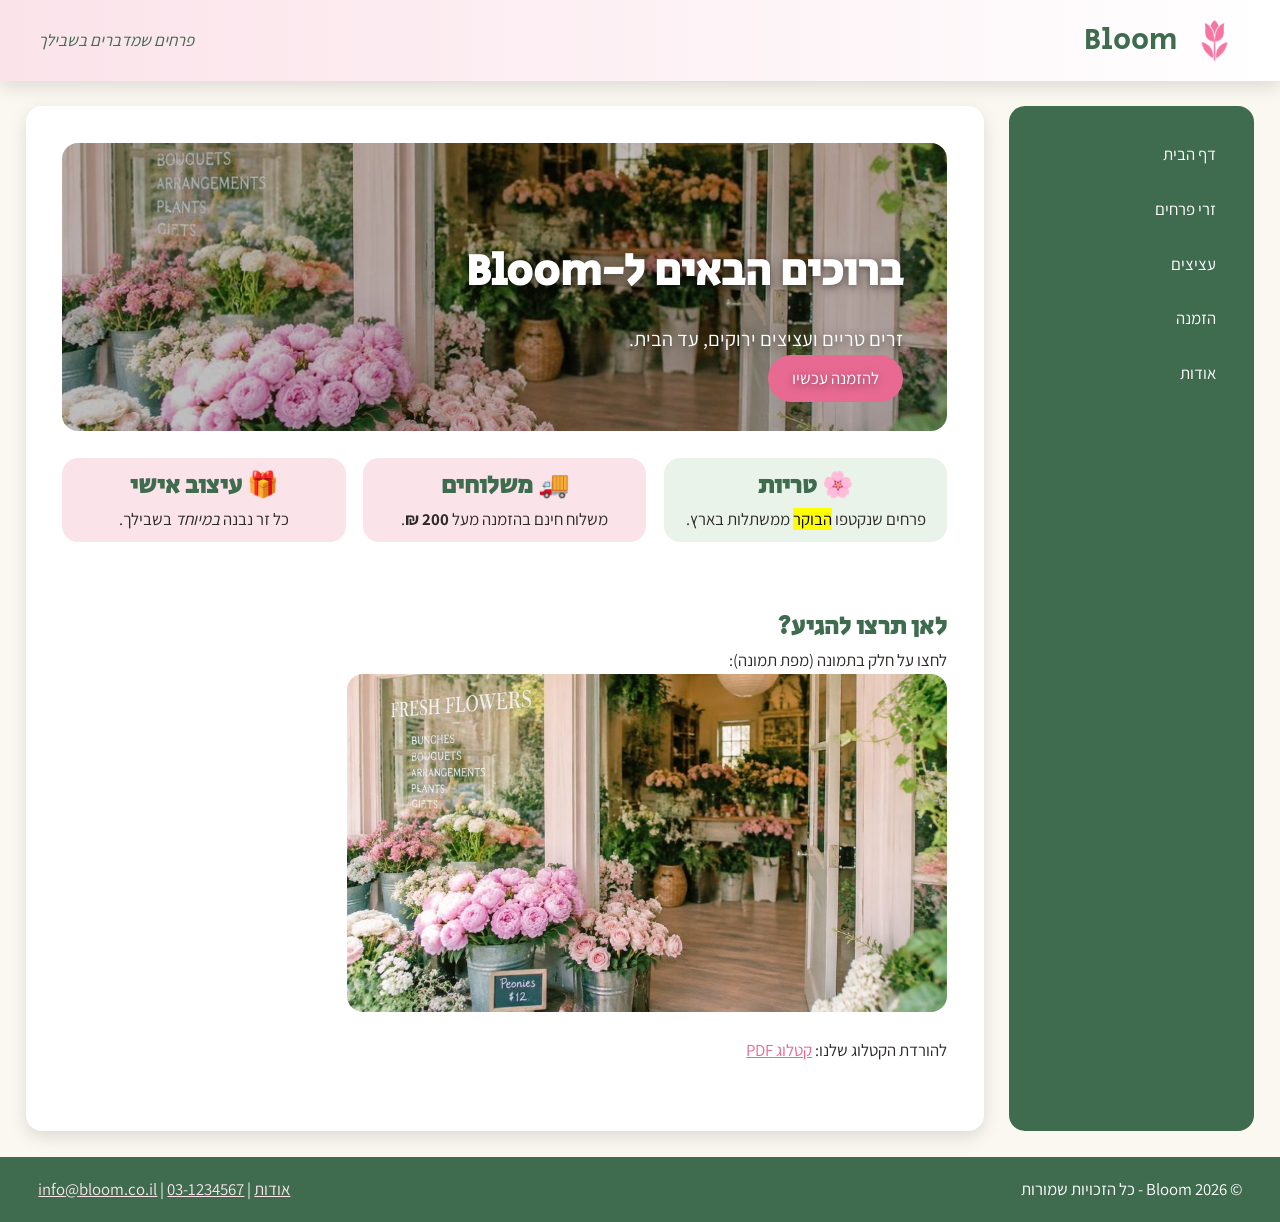
<file: index.html>
<!DOCTYPE html>
<html lang="he" dir="rtl">
<head>
  <meta charset="UTF-8">
  <meta name="viewport" content="width=device-width, initial-scale=1.0">
  <title>דף הבית | Bloom חנות פרחים</title>
  <link rel="icon" href="favicon.ico">
  <link rel="preconnect" href="https://fonts.googleapis.com">
  <link href="https://fonts.googleapis.com/css2?family=Assistant:wght@400;700&family=Secular+One&display=swap" rel="stylesheet">
  <link rel="stylesheet" href="css/style.css">
  <link rel="stylesheet" href="css/home.css">
</head>
<body>
  <div class="page">
    <header>
      <a href="index.html"><img src="assets/images/logo.png" alt="לוגו Bloom"><span>Bloom</span></a>
      <p>פרחים שמדברים בשבילך</p>
    </header>
    <div class="middle">
      <aside>
        <nav>
          <ul>
            <li><a href="index.html">דף הבית</a></li>
            <li><a href="pages/bouquets.html">זרי פרחים</a></li>
            <li><a href="pages/plants.html">עציצים</a></li>
            <li><a href="pages/order.html">הזמנה</a></li>
            <li><a href="pages/about.html">אודות</a></li>
          </ul>
        </nav>
      </aside>
      <main>
        <section class="hero">
          <img src="assets/images/hero.jpg" alt="חנות הפרחים Bloom">
          <div>
            <h1>ברוכים הבאים ל-Bloom</h1>
            <p>זרים טריים ועציצים ירוקים, עד הבית.</p>
            <a class="btn" href="pages/order.html">להזמנה עכשיו</a>
          </div>
        </section>
        <div class="features">
          <section><h2>🌸 טריות</h2><p>פרחים שנקטפו <mark>הבוקר</mark> ממשתלות בארץ.</p></section>
          <section><h2>🚚 משלוחים</h2><p>משלוח חינם בהזמנה מעל <strong>200 ₪</strong>.</p></section>
          <section><h2>🎁 עיצוב אישי</h2><p>כל זר נבנה <em>במיוחד</em> בשבילך.</p></section>
        </div>
        <article class="map-box">
          <h2>לאן תרצו להגיע?</h2>
          <p>לחצו על חלק בתמונה (מפת תמונה):</p>
          <img src="assets/images/hero.jpg" alt="מפת תמונה של החנות" usemap="#shopmap">
          <map name="shopmap">
            <area shape="rect" coords="0,0,300,506" href="pages/bouquets.html" alt="זרי פרחים">
            <area shape="rect" coords="300,0,900,506" href="pages/plants.html" alt="עציצים">
          </map>
          <p>להורדת הקטלוג שלנו: <a href="assets/media/catalog.pdf" download>קטלוג PDF</a></p>
        </article>
      </main>
    </div>
    <footer>
      <p>&copy; 2026 Bloom - כל הזכויות שמורות</p>
      <p><a href="pages/about.html">אודות</a> | <a href="mailto:info@bloom.co.il">info@bloom.co.il</a> | <a href="tel:+97231234567">03-1234567</a></p>
    </footer>
  </div>
</body>
</html>
</file>
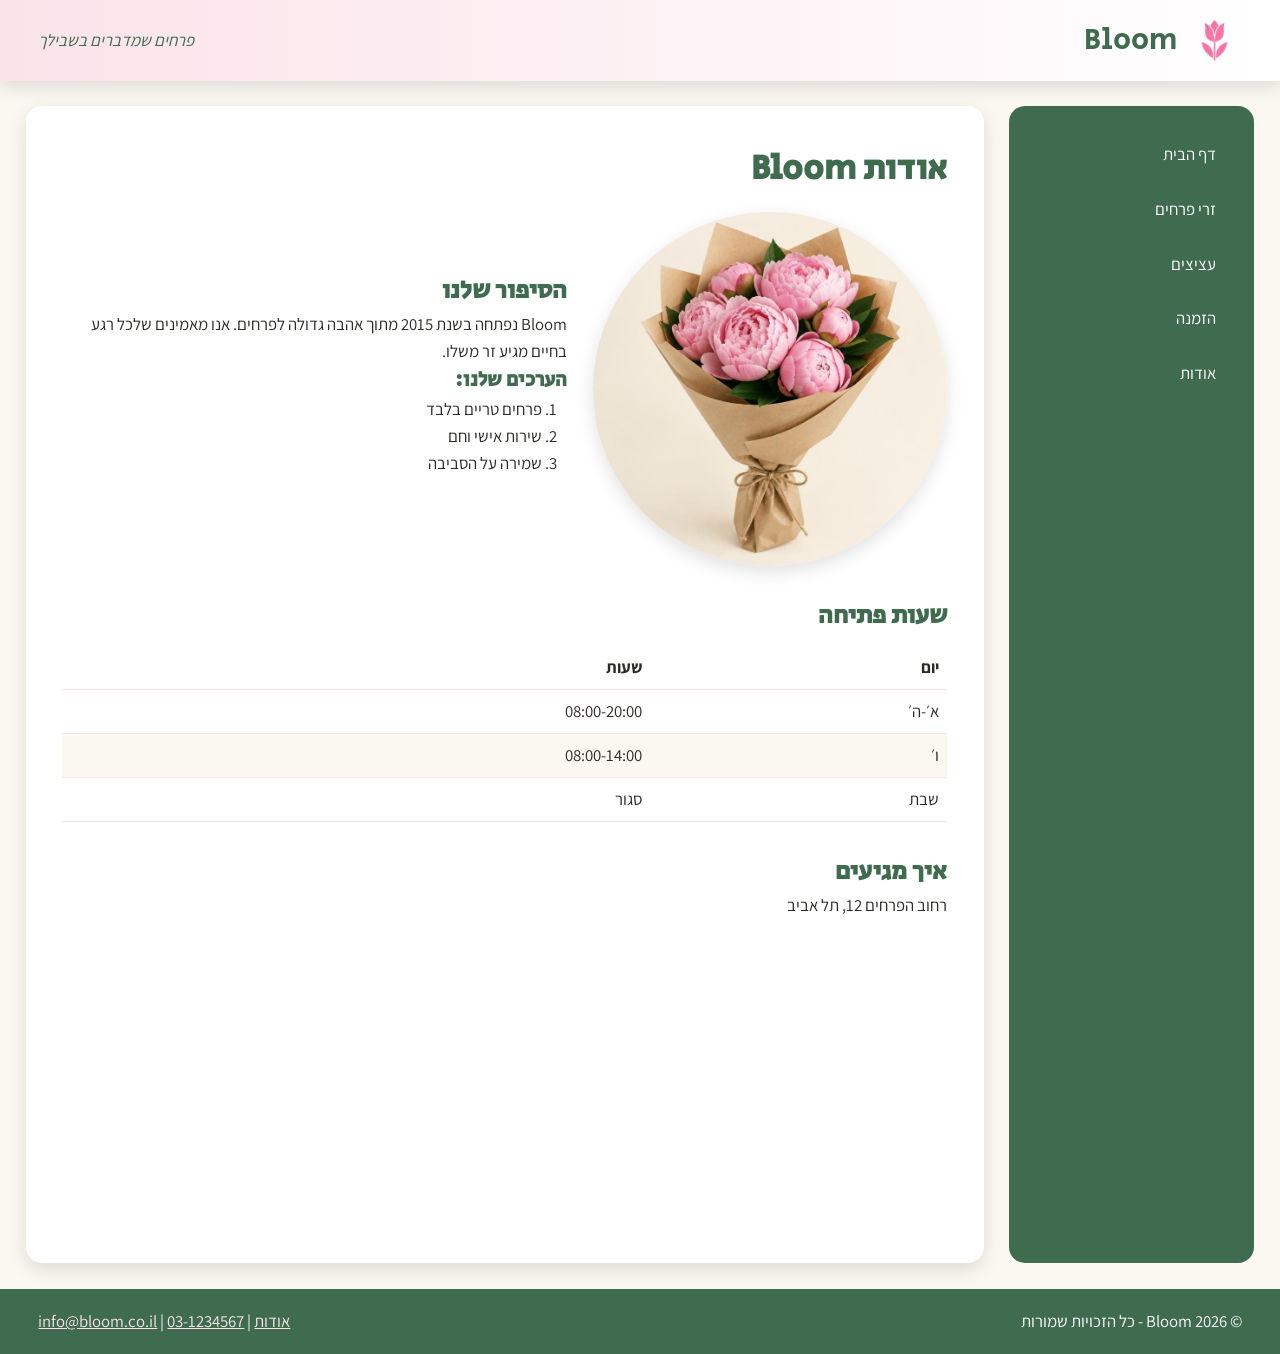
<file: pages/about.html>
<!DOCTYPE html>
<html lang="he" dir="rtl">
<head>
  <meta charset="UTF-8">
  <meta name="viewport" content="width=device-width, initial-scale=1.0">
  <title>אודות | Bloom חנות פרחים</title>
  <link rel="icon" href="../favicon.ico">
  <link rel="preconnect" href="https://fonts.googleapis.com">
  <link href="https://fonts.googleapis.com/css2?family=Assistant:wght@400;700&family=Secular+One&display=swap" rel="stylesheet">
  <link rel="stylesheet" href="../css/style.css">
  <link rel="stylesheet" href="../css/about.css">
</head>
<body>
  <div class="page">
    <header>
      <a href="../index.html"><img src="../assets/images/logo.png" alt="לוגו Bloom"><span>Bloom</span></a>
      <p>פרחים שמדברים בשבילך</p>
    </header>
    <div class="middle">
      <aside>
        <nav>
          <ul>
            <li><a href="../index.html">דף הבית</a></li>
            <li><a href="bouquets.html">זרי פרחים</a></li>
            <li><a href="plants.html">עציצים</a></li>
            <li><a href="order.html">הזמנה</a></li>
            <li><a href="about.html">אודות</a></li>
          </ul>
        </nav>
      </aside>
      <main>
        <h1>אודות Bloom</h1>
        <section class="about">
          <img src="../assets/images/bouquet.jpg" alt="זר אדמוניות">
          <article>
            <h2>הסיפור שלנו</h2>
            <p>Bloom נפתחה בשנת 2015 מתוך אהבה גדולה לפרחים. אנו מאמינים שלכל רגע בחיים מגיע זר משלו.</p>
            <h3>הערכים שלנו:</h3>
            <ol>
              <li>פרחים טריים בלבד</li>
              <li>שירות אישי וחם</li>
              <li>שמירה על הסביבה</li>
            </ol>
          </article>
        </section>
        <section>
          <h2>שעות פתיחה</h2>
          <table>
            <tr><th>יום</th><th>שעות</th></tr>
            <tr><td>א׳-ה׳</td><td>08:00-20:00</td></tr>
            <tr><td>ו׳</td><td>08:00-14:00</td></tr>
            <tr><td>שבת</td><td>סגור</td></tr>
          </table>
        </section>
        <section>
          <h2>איך מגיעים</h2>
          <p>רחוב הפרחים 12, תל אביב</p>
          <iframe src="https://www.google.com/maps?q=Tel+Aviv&output=embed" title="מפה"></iframe>
        </section>
      </main>
    </div>
    <footer>
      <p>&copy; 2026 Bloom - כל הזכויות שמורות</p>
      <p><a href="about.html">אודות</a> | <a href="mailto:info@bloom.co.il">info@bloom.co.il</a> | <a href="tel:031234567">03-1234567</a></p>
    </footer>
  </div>
</body>
</html>
</file>
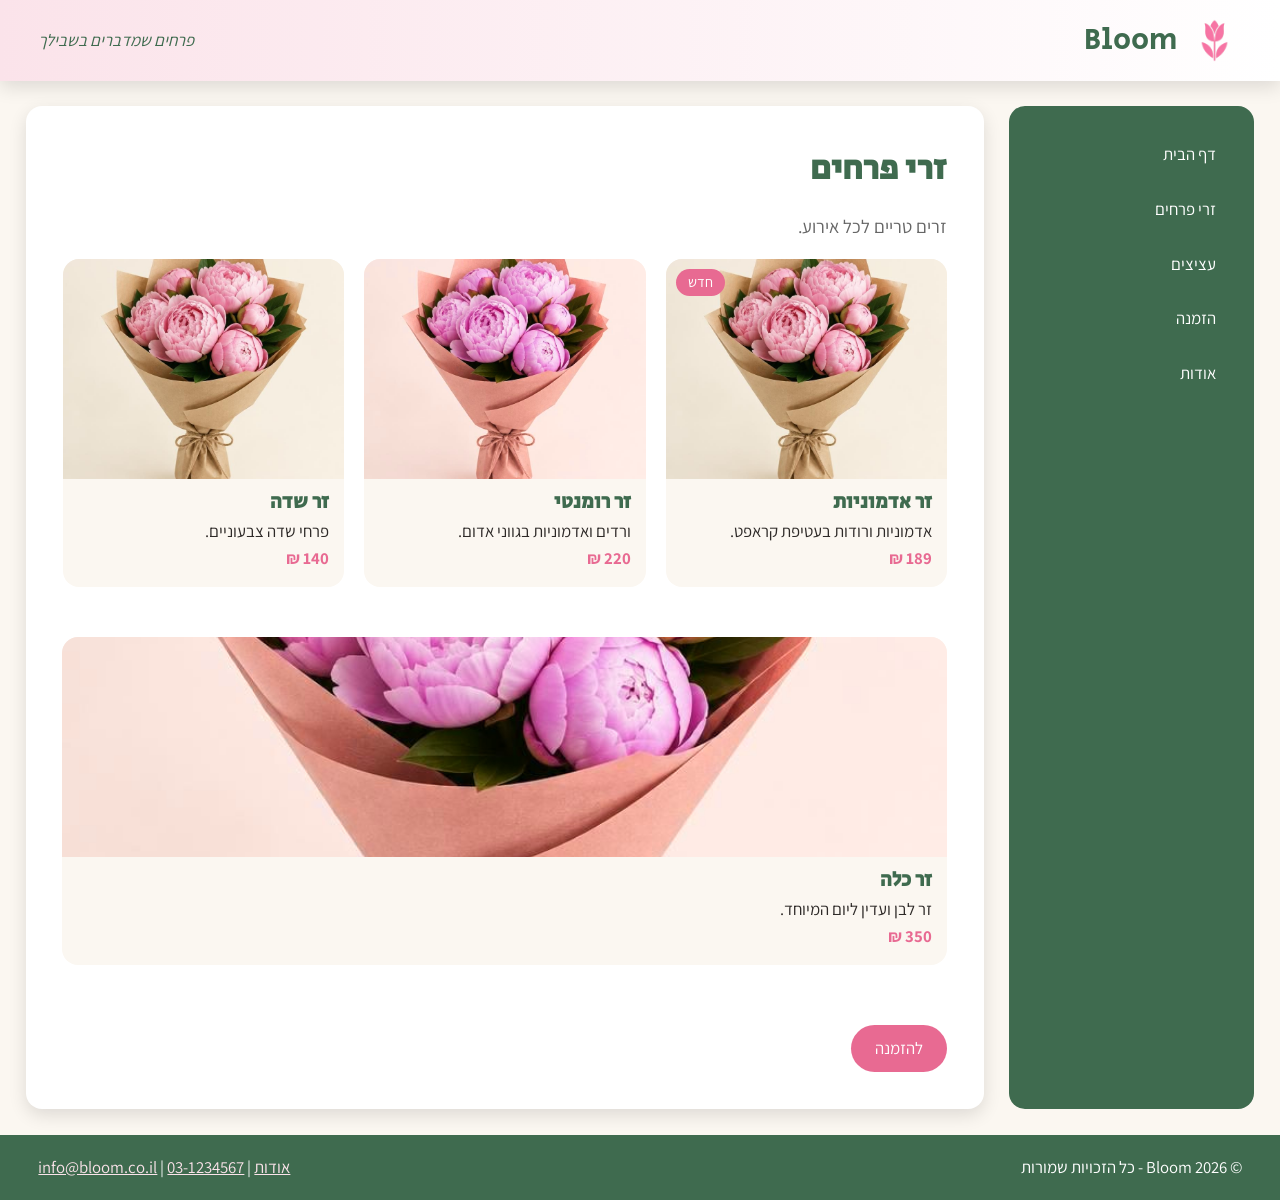
<file: pages/bouquets.html>
<!DOCTYPE html>
<html lang="he" dir="rtl">
<head>
  <meta charset="UTF-8">
  <meta name="viewport" content="width=device-width, initial-scale=1.0">
  <title>זרי פרחים | Bloom חנות פרחים</title>
  <link rel="icon" href="../favicon.ico">
  <link rel="preconnect" href="https://fonts.googleapis.com">
  <link href="https://fonts.googleapis.com/css2?family=Assistant:wght@400;700&family=Secular+One&display=swap" rel="stylesheet">
  <link rel="stylesheet" href="../css/style.css">
  <link rel="stylesheet" href="../css/bouquets.css">
</head>
<body>
  <div class="page">
    <header>
      <a href="../index.html"><img src="../assets/images/logo.png" alt="לוגו Bloom"><span>Bloom</span></a>
      <p>פרחים שמדברים בשבילך</p>
    </header>
    <div class="middle">
      <aside>
        <nav>
          <ul>
            <li><a href="../index.html">דף הבית</a></li>
            <li><a href="bouquets.html">זרי פרחים</a></li>
            <li><a href="plants.html">עציצים</a></li>
            <li><a href="order.html">הזמנה</a></li>
            <li><a href="about.html">אודות</a></li>
          </ul>
        </nav>
      </aside>
      <main>
        <h1>זרי פרחים</h1>
        <p class="intro">זרים טריים לכל אירוע.</p>
        <section class="products">
          <article>
            <span class="badge">חדש</span>
            <img src="../assets/images/bouquet.jpg" alt="זר אדמוניות">
            <h3>זר אדמוניות</h3>
            <p>אדמוניות ורודות בעטיפת קראפט.</p>
            <p>189 ₪</p>
          </article>
          <article>
            
            <img src="../assets/images/bouquet.jpg" alt="זר רומנטי">
            <h3>זר רומנטי</h3>
            <p>ורדים ואדמוניות בגווני אדום.</p>
            <p>220 ₪</p>
          </article>
          <article>
            
            <img src="../assets/images/bouquet.jpg" alt="זר שדה">
            <h3>זר שדה</h3>
            <p>פרחי שדה צבעוניים.</p>
            <p>140 ₪</p>
          </article>
          <article>
            
            <img src="../assets/images/bouquet.jpg" alt="זר כלה">
            <h3>זר כלה</h3>
            <p>זר לבן ועדין ליום המיוחד.</p>
            <p>350 ₪</p>
          </article>
        </section>
        <p><a class="btn" href="order.html">להזמנה</a></p>
      </main>
    </div>
    <footer>
      <p>&copy; 2026 Bloom - כל הזכויות שמורות</p>
      <p><a href="about.html">אודות</a> | <a href="mailto:info@bloom.co.il">info@bloom.co.il</a> | <a href="tel:+97231234567">03-1234567</a></p>
    </footer>
  </div>
</body>
</html>
</file>
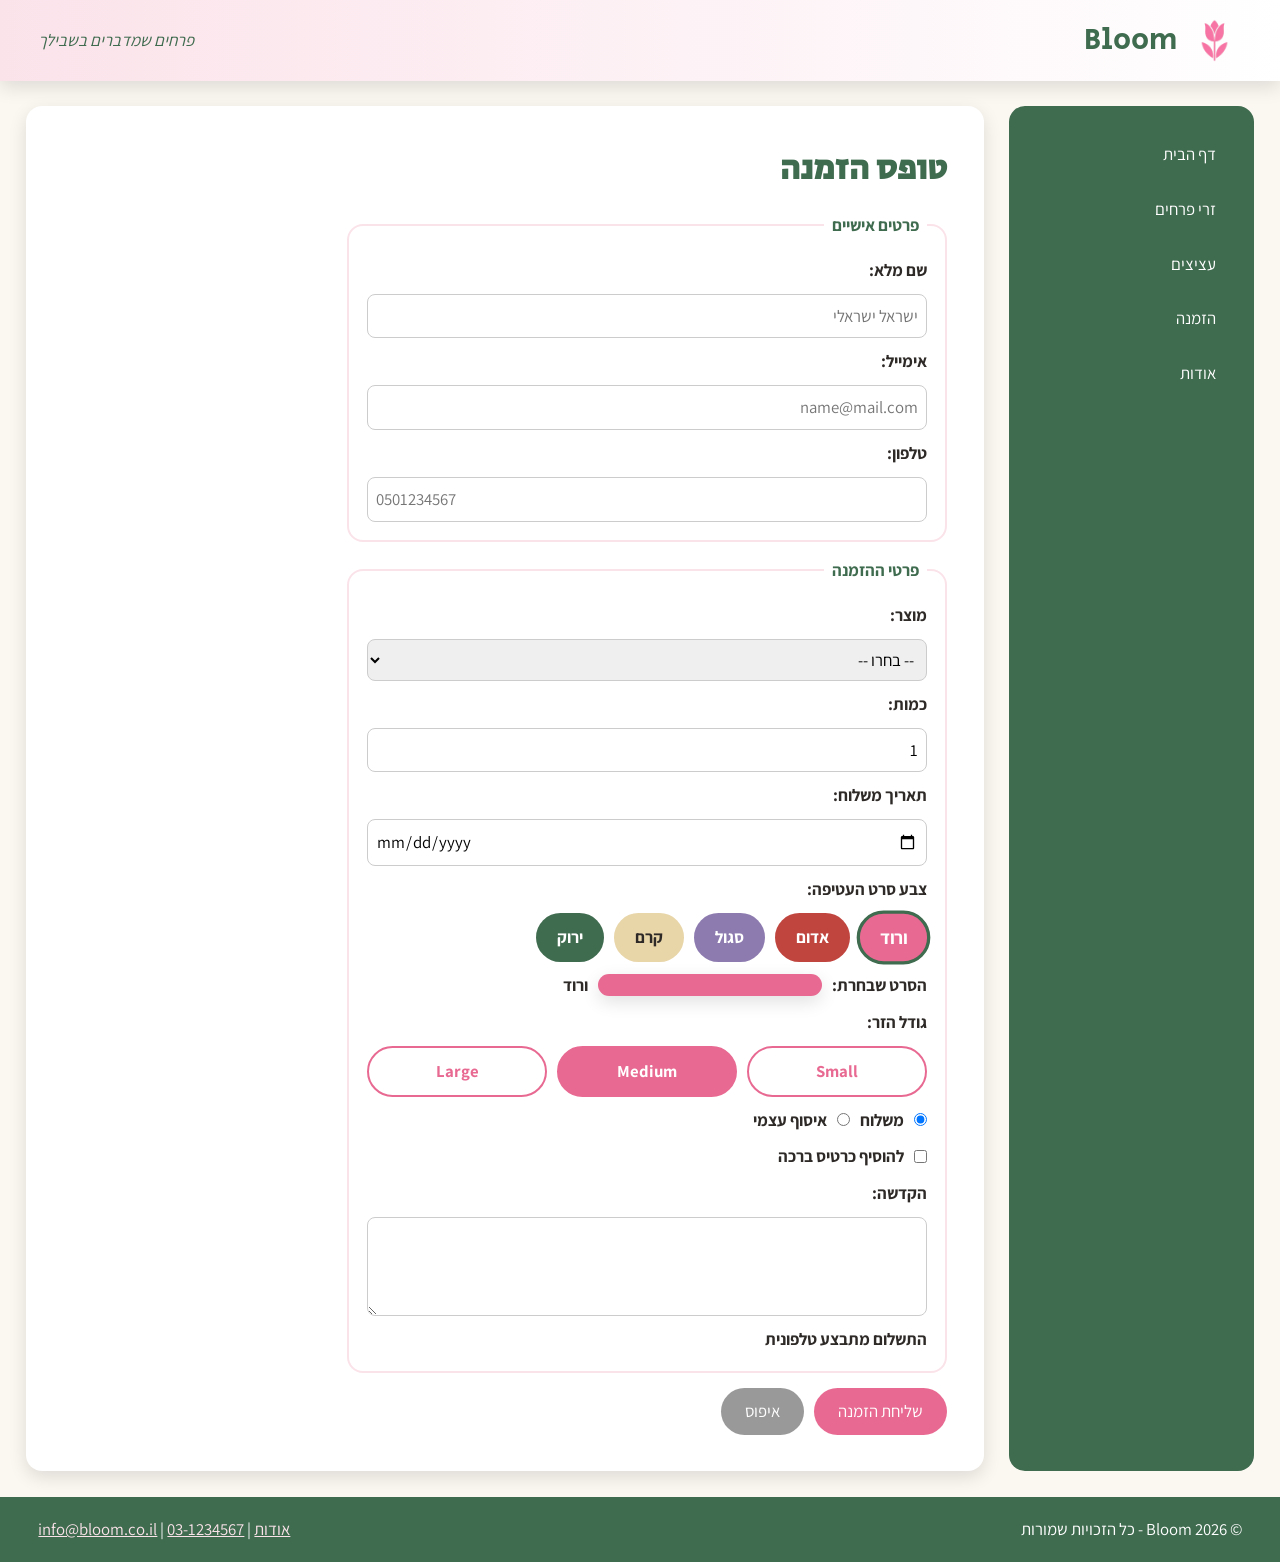
<file: pages/order.html>
<!DOCTYPE html>
<html lang="he" dir="rtl">
<head>
  <meta charset="UTF-8">
  <meta name="viewport" content="width=device-width, initial-scale=1.0">
  <title>הזמנה | Bloom חנות פרחים</title>
  <link rel="icon" href="../favicon.ico">
  <link rel="preconnect" href="https://fonts.googleapis.com">
  <link href="https://fonts.googleapis.com/css2?family=Assistant:wght@400;700&family=Secular+One&display=swap" rel="stylesheet">
  <link rel="stylesheet" href="../css/style.css">
  <link rel="stylesheet" href="../css/order.css">
</head>
<body>
  <div class="page">
    <header>
      <a href="../index.html"><img src="../assets/images/logo.png" alt="לוגו Bloom"><span>Bloom</span></a>
      <p>פרחים שמדברים בשבילך</p>
    </header>
    <div class="middle">
      <aside>
        <nav>
          <ul>
            <li><a href="../index.html">דף הבית</a></li>
            <li><a href="bouquets.html">זרי פרחים</a></li>
            <li><a href="plants.html">עציצים</a></li>
            <li><a href="order.html">הזמנה</a></li>
            <li><a href="about.html">אודות</a></li>
          </ul>
        </nav>
      </aside>
      <main>
        <h1>טופס הזמנה</h1>
        <form action="thanks.html" method="get">
          <fieldset>
            <legend>פרטים אישיים</legend>
            <label for="name">שם מלא:</label>
            <input type="text" id="name" name="name" placeholder="ישראל ישראלי" required minlength="2">
            <label for="email">אימייל:</label>
            <input type="email" id="email" name="email" placeholder="name@mail.com" required>
            <label for="phone">טלפון:</label>
            <input type="tel" id="phone" name="phone" placeholder="0501234567" pattern="0[0-9]{8,9}" required>
          </fieldset>
          <fieldset>
            <legend>פרטי ההזמנה</legend>
            <label for="product">מוצר:</label>
            <select id="product" name="product" required>
              <option value="">-- בחרו --</option>
              <optgroup label="זרים"><option>זר אדמוניות</option><option>זר רומנטי</option><option>זר שדה</option><option>זר כלה</option></optgroup>
              <optgroup label="עציצים"><option>מונסטרה</option><option>פוטוס</option><option>מונסטרה גדולה</option><option>פיקוס</option></optgroup>
              
            </select>
            <label for="qty">כמות:</label>
            <input type="number" id="qty" name="qty" min="1" max="10" value="1" required>
            <label for="date">תאריך משלוח:</label>
            <input type="date" id="date" name="date" min="2026-01-01" required>
            <!-- בחירת צבע הסרט: רדיו-תגיות + תצוגה מקדימה בעזרת :checked -->
            <p class="q">צבע סרט העטיפה:</p>
            <div class="ribbon">
  <input type="radio" id="c-pink" name="color" value="#e86a92" checked>
  <label for="c-pink">ורוד</label>
  <input type="radio" id="c-red" name="color" value="#c0453f">
  <label for="c-red">אדום</label>
  <input type="radio" id="c-lilac" name="color" value="#8d7bb0">
  <label for="c-lilac">סגול</label>
  <input type="radio" id="c-cream" name="color" value="#e8d5a8">
  <label for="c-cream">קרם</label>
  <input type="radio" id="c-green" name="color" value="#3f6b4f">
  <label for="c-green">ירוק</label>
  <p class="preview">הסרט שבחרת: <b class="chip"></b><span class="cname"></span></p>
            </div>

            <p class="q">גודל הזר:</p>
            <div class="sizes">
  <input type="radio" id="s-small" name="size" value="small">
  <label for="s-small">Small</label>
  <input type="radio" id="s-medium" name="size" value="medium" checked>
  <label for="s-medium">Medium</label>
  <input type="radio" id="s-large" name="size" value="large">
  <label for="s-large">Large</label>
            </div>

            <div class="row">
              <input type="radio" id="del" name="ship" value="delivery" checked><label for="del">משלוח</label>
              <input type="radio" id="pick" name="ship" value="pickup"><label for="pick">איסוף עצמי</label>
            </div>
            <div class="row">
              <input type="checkbox" id="card" name="card"><label for="card">להוסיף כרטיס ברכה</label>
            </div>
            <label for="note">הקדשה:</label>
            <textarea id="note" name="note" rows="3" maxlength="200"></textarea>
            <p class="q">התשלום מתבצע טלפונית</p>
          </fieldset>
          <div class="buttons">
            <input type="submit" value="שליחת הזמנה">
            <input type="reset" value="איפוס">
          </div>
        </form>
      </main>
    </div>
    <footer>
      <p>&copy; 2026 Bloom - כל הזכויות שמורות</p>
      <p><a href="about.html">אודות</a> | <a href="mailto:info@bloom.co.il">info@bloom.co.il</a> | <a href="tel:+97231234567">03-1234567</a></p>
    </footer>
  </div>
</body>
</html>
</file>
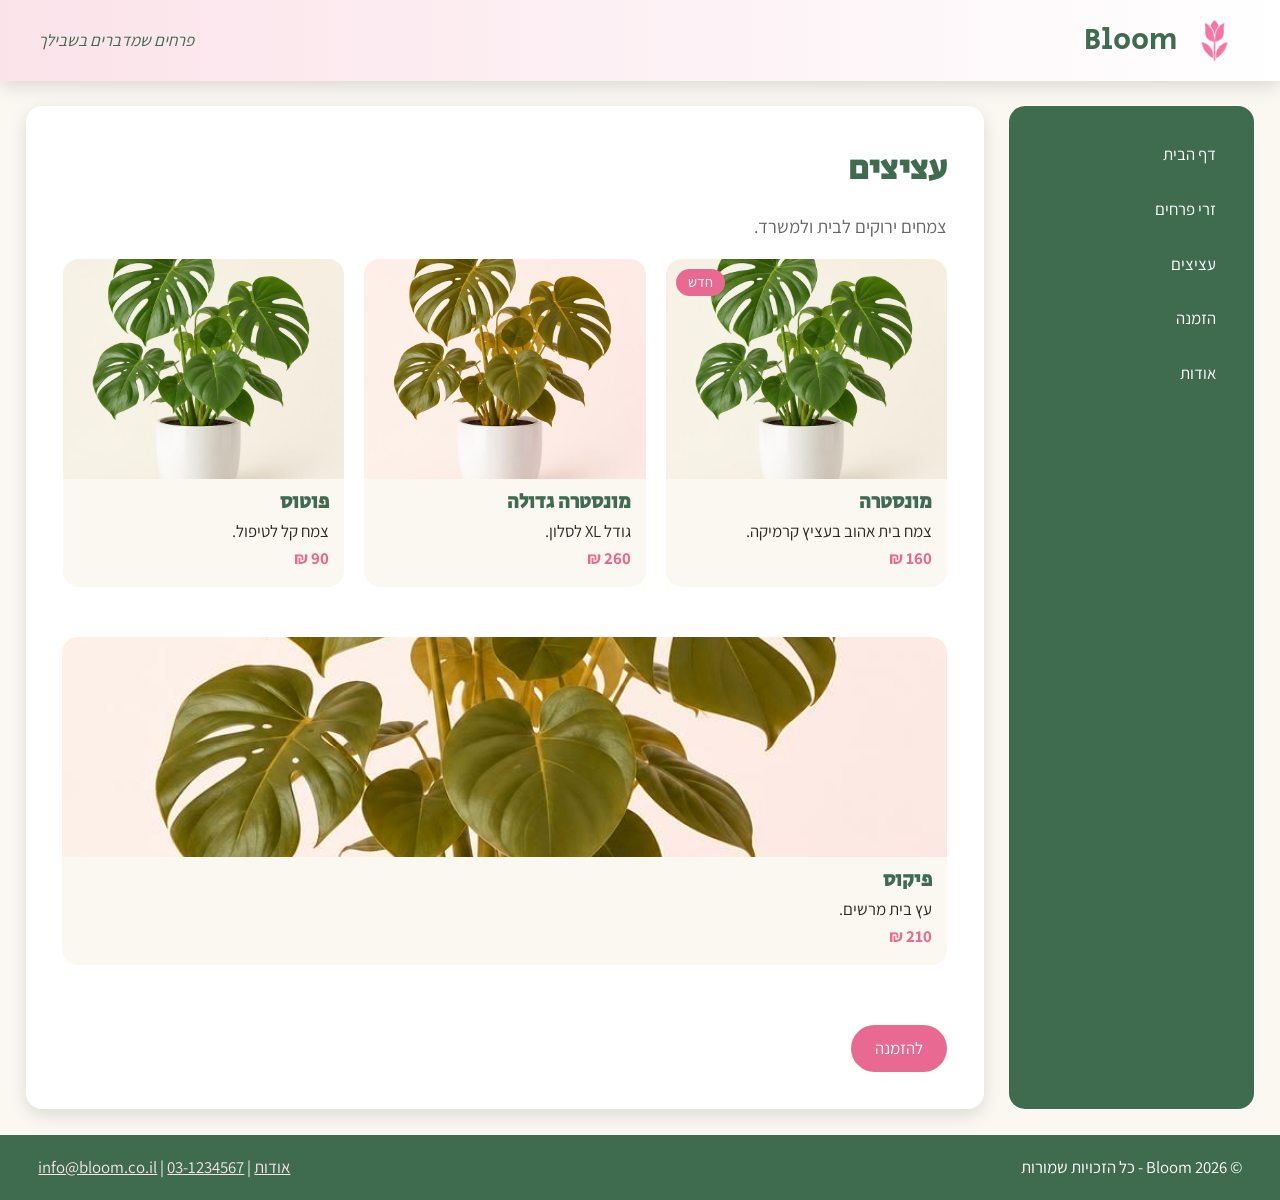
<file: pages/plants.html>
<!DOCTYPE html>
<html lang="he" dir="rtl">
<head>
  <meta charset="UTF-8">
  <meta name="viewport" content="width=device-width, initial-scale=1.0">
  <title>עציצים | Bloom חנות פרחים</title>
  <link rel="icon" href="../favicon.ico">
  <link rel="preconnect" href="https://fonts.googleapis.com">
  <link href="https://fonts.googleapis.com/css2?family=Assistant:wght@400;700&family=Secular+One&display=swap" rel="stylesheet">
  <link rel="stylesheet" href="../css/style.css">
  <link rel="stylesheet" href="../css/plants.css">
</head>
<body>
  <div class="page">
    <header>
      <a href="../index.html"><img src="../assets/images/logo.png" alt="לוגו Bloom"><span>Bloom</span></a>
      <p>פרחים שמדברים בשבילך</p>
    </header>
    <div class="middle">
      <aside>
        <nav>
          <ul>
            <li><a href="../index.html">דף הבית</a></li>
            <li><a href="bouquets.html">זרי פרחים</a></li>
            <li><a href="plants.html">עציצים</a></li>
            <li><a href="order.html">הזמנה</a></li>
            <li><a href="about.html">אודות</a></li>
          </ul>
        </nav>
      </aside>
      <main>
        <h1>עציצים</h1>
        <p class="intro">צמחים ירוקים לבית ולמשרד.</p>
        <section class="products">
          <article>
            <span class="badge">חדש</span>
            <img src="../assets/images/plant.jpg" alt="מונסטרה">
            <h3>מונסטרה</h3>
            <p>צמח בית אהוב בעציץ קרמיקה.</p>
            <p>160 ₪</p>
          </article>
          <article>
            
            <img src="../assets/images/plant.jpg" alt="מונסטרה גדולה">
            <h3>מונסטרה גדולה</h3>
            <p>גודל XL לסלון.</p>
            <p>260 ₪</p>
          </article>
          <article>
            
            <img src="../assets/images/plant.jpg" alt="פוטוס">
            <h3>פוטוס</h3>
            <p>צמח קל לטיפול.</p>
            <p>90 ₪</p>
          </article>
          <article>
            
            <img src="../assets/images/plant.jpg" alt="פיקוס">
            <h3>פיקוס</h3>
            <p>עץ בית מרשים.</p>
            <p>210 ₪</p>
          </article>
        </section>
        <p><a class="btn" href="order.html">להזמנה</a></p>
      </main>
    </div>
    <footer>
      <p>&copy; 2026 Bloom - כל הזכויות שמורות</p>
      <p><a href="about.html">אודות</a> | <a href="mailto:info@bloom.co.il">info@bloom.co.il</a> | <a href="tel:+97231234567">03-1234567</a></p>
    </footer>
  </div>
</body>
</html>
</file>
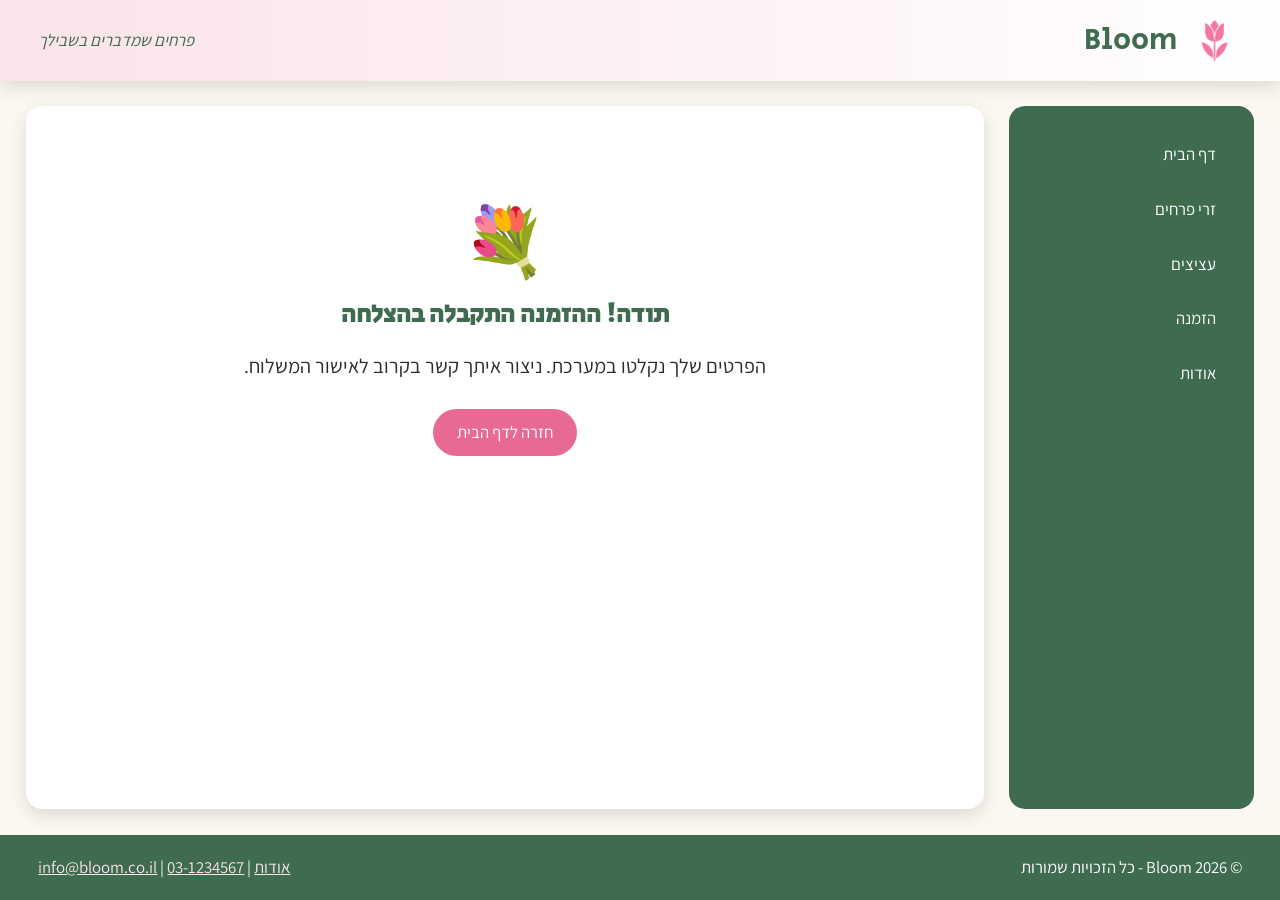
<file: pages/thanks.html>
<!DOCTYPE html>
<html lang="he" dir="rtl">
<head>
  <meta charset="UTF-8">
  <meta name="viewport" content="width=device-width, initial-scale=1.0">
  <title>ההזמנה התקבלה | Bloom חנות פרחים</title>
  <link rel="icon" href="../favicon.ico">
  <link rel="preconnect" href="https://fonts.googleapis.com">
  <link href="https://fonts.googleapis.com/css2?family=Assistant:wght@400;700&family=Secular+One&display=swap" rel="stylesheet">
  <link rel="stylesheet" href="../css/style.css">
  <link rel="stylesheet" href="../css/thanks.css">
</head>
<body>
  <div class="page">
    <header>
      <a href="../index.html"><img src="../assets/images/logo.png" alt="לוגו Bloom"><span>Bloom</span></a>
      <p>פרחים שמדברים בשבילך</p>
    </header>
    <div class="middle">
      <aside>
        <nav>
          <ul>
            <li><a href="../index.html">דף הבית</a></li>
            <li><a href="bouquets.html">זרי פרחים</a></li>
            <li><a href="plants.html">עציצים</a></li>
            <li><a href="order.html">הזמנה</a></li>
            <li><a href="about.html">אודות</a></li>
          </ul>
        </nav>
      </aside>
      <main>
        <section class="done">
          <span>💐</span>
          <h1>תודה! ההזמנה התקבלה בהצלחה</h1>
          <p>הפרטים שלך נקלטו במערכת. ניצור איתך קשר בקרוב לאישור המשלוח.</p>
          <p><a class="btn" href="../index.html">חזרה לדף הבית</a></p>
        </section>
      </main>
    </div>
    <footer>
      <p>&copy; 2026 Bloom - כל הזכויות שמורות</p>
      <p><a href="about.html">אודות</a> | <a href="mailto:info@bloom.co.il">info@bloom.co.il</a> | <a href="tel:+97231234567">03-1234567</a></p>
    </footer>
  </div>
</body>
</html>
</file>
<file: css/style.css>
/* ===== עיצוב משותף לכל דפי האתר Bloom ===== */

/* משתני CSS (נושא ללמידה עצמית) */
:root {
  --pink: #e86a92;
  --pink-light: #fbe3ea;
  --green: #3f6b4f;
  --cream: #fbf7f1;
  --text: #2e2a28;
  --radius: 16px;
  --shadow: 0 6px 18px rgba(0, 0, 0, 0.12);
}

* {
  box-sizing: border-box;
  margin: 0;
  padding: 0;
}

body {
  font-family: "Assistant", Arial, sans-serif;
  font-size: 1.05em;
  line-height: 1.6;
  color: var(--text);
  background: var(--cream);
  direction: rtl;
}

h1, h2, h3 {
  font-family: "Secular One", "Assistant", sans-serif;
  color: var(--green);
}

a {
  color: var(--pink);
}

/* ===== מבנה הדף - פריסת פלקס ===== */
.page {
  display: flex;
  flex-direction: column;
  min-height: 100vh;
}

.middle {
  display: flex;
  flex-direction: row;
  flex: 1;
  gap: 2%;
  padding: 2%;
}

/* כותרת ראשית */
header {
  display: flex;
  justify-content: space-between;
  align-items: center;
  padding: 1% 3%;
  background: linear-gradient(90deg, var(--pink-light), #fff);
  box-shadow: var(--shadow);
  position: sticky;
  top: 0;
  z-index: 10;
}

header a {
  display: flex;
  align-items: center;
  gap: 10px;
  text-decoration: none;
}

header img {
  width: 55px;
  animation: sway 3s ease-in-out infinite;
}

header span {
  font-family: "Secular One", sans-serif;
  font-size: 1.8em;
  color: var(--green);
}

header p {
  color: var(--green);
  font-style: italic;
}

/* תפריט ניווט בצד */
aside {
  width: 20%;
  background: var(--green);
  border-radius: var(--radius);
  padding: 2%;
}

aside ul {
  list-style: none;
  display: flex;
  flex-direction: column;
  gap: 8px;
}

aside a {
  display: block;
  padding: 10px 14px;
  color: #fff;
  text-decoration: none;
  border-radius: 10px;
  transition: background 0.3s, transform 0.3s;
}

aside a:hover {
  background: var(--pink);
  transform: translateX(-6px);
}

/* חלק מרכזי */
main {
  width: 78%;
  background: #fff;
  border-radius: var(--radius);
  box-shadow: var(--shadow);
  padding: 3%;
}

main section,
main article {
  margin-bottom: 30px;
}

main h1 {
  margin-bottom: 15px;
}

main ul,
main ol {
  padding-right: 25px;
}

/* כרטיסי מוצרים - משותף לשני דפי המוצרים */
.products {
  display: flex;
  flex-wrap: wrap;
  gap: 20px;
}

.products article {
  flex: 1 1 250px;
  background: var(--cream);
  border-radius: var(--radius);
  overflow: hidden;
  position: relative;
  transition: transform 0.3s, box-shadow 0.3s;
}

.products article:hover {
  transform: translateY(-6px) scale(1.02);
  box-shadow: var(--shadow);
}

.products img {
  width: 100%;
  height: 220px;
  object-fit: cover;
}

.products article:nth-child(even) img {
  filter: hue-rotate(-30deg) saturate(1.2);
}

.products h3,
.products p {
  padding: 0 15px;
}

.products p:last-child {
  padding-bottom: 15px;
  font-weight: bold;
  color: var(--pink);
}

.badge {
  position: absolute;
  top: 10px;
  left: 10px;
  background: var(--pink);
  color: #fff;
  padding: 2px 12px;
  border-radius: 20px;
  font-size: 0.85em;
}

/* כפתורים */
.btn,
button,
input[type="submit"],
input[type="reset"] {
  display: inline-block;
  background: var(--pink);
  color: #fff;
  border: none;
  padding: 10px 24px;
  border-radius: 30px;
  font-size: 1em;
  cursor: pointer;
  text-decoration: none;
  transition: opacity 0.3s;
}

.btn:hover,
input[type="submit"]:hover,
input[type="reset"]:hover {
  opacity: 0.8;
}

input[type="reset"] {
  background: #999;
}

/* כותרת תחתונה */
footer {
  display: flex;
  justify-content: space-between;
  flex-wrap: wrap;
  gap: 10px;
  padding: 1.5% 3%;
  background: var(--green);
  color: #fff;
}

footer a {
  color: var(--pink-light);
}

/* אנימציה */
@keyframes sway {
  0%, 100% { transform: rotate(-6deg); }
  50% { transform: rotate(6deg); }
}

@keyframes fadeUp {
  from { opacity: 0; transform: translateY(30px); }
  to { opacity: 1; transform: translateY(0); }
}

main {
  animation: fadeUp 0.8s ease-out;
}

/* ===== רספונסיביות ===== */
@media (max-width: 800px) {
  .middle {
    flex-direction: column;
  }

  aside,
  main {
    width: 100%;
  }

  aside ul {
    flex-direction: row;
    flex-wrap: wrap;
    justify-content: center;
  }

  header p {
    display: none;
  }
}
</file>
<file: css/home.css>
/* ===== עיצוב המיוחד לדף הבית בלבד ===== */
/* זהו קובץ העיצוב של דף הבית בלבד - הוא נטען בנוסף לקובץ style.css המשותף */

/* תמונת כניסה - טקסט על גבי תמונה (position) */
/* בוחר את הקופסה עם המחלקה hero (תמונת הכניסה הגדולה) */
.hero {
  /* הקופסה עצמה היא "נקודת הייחוס" - הטקסט שבתוכה ימוקם ביחס אליה */
  position: relative;
  height: 32vh; 
  min-height: 220px;
  border-radius: var(--radius);
  overflow: hidden;
  margin-bottom: 3%;

}

/* בוחר את התמונה שנמצאת בתוך קופסת ה-hero */
.hero img {
  
  width: 100%;
  height: 100%;
  object-fit: cover;
  /* התמונה מוחשכת ב-25% - כדי שהצבע הלבן של הכיתוב מעליה ייקרא בבירור */
  filter: brightness(0.75);

}

/* בוחר את קופסת הטקסט (div) שנמצאת בתוך ה-hero */
.hero div {
  /* הטקסט "מרחף" מעל התמונה - לא דוחף כלום, הוא מונח בקואורדינטות */
  position: absolute;
  bottom: 10%;
  right: 5%;
  color: #fff;
  /* צל שחור קטן סביב האותיות - כדי שהן ייקראו גם על רקע בהיר */
  text-shadow: 0 2px 8px rgba(0, 0, 0, 0.5);

}

/* בוחר את כותרת h1 שבתוך ה-hero */
.hero h1 {
  /* הכותרת לבנה - בולטת על התמונה הכהה */
  color: #fff;
  font-size: 2.6em;

}

/* בוחר את פסקת הטקסט שבתוך ה-hero */
.hero p {
 
  font-size: 1.2em;

}

/* שלושת ריבועי היתרונות - פריסת גריד */
/* בוחר את הקופסה שמכילה את שלושת ריבועי היתרונות */
.features {
  /* הפריסה כאן היא גריד (טבלה גמישה) ולא flex */
  display: grid;
  grid-template-columns: repeat(3, 1fr);
  gap: 2%;

}

/* בוחר כל section (ריבוע יתרון) בתוך אזור ה-features */
.features section {
  /* רקע ורוד-חלבית - הצבע מגיע ממשתנה CSS */
  background: var(--pink-light);
  /* רווח פנימי של 3% בתוך הריבוע, כדי שהטקסט לא ייצמד לדפנות */
  padding: 3%;
  /* פינות מעוגלות לפי המשתנה המשותף */
  border-radius: var(--radius);
  /* כל הטקסט בריבוע מיושר לאמצע */
  text-align: center;
  /* שינוי של מיקום/גודל יקרה בהדרגה תוך חצי שנייה - לא בבת אחת */
  transition: transform 0.3s;

}

/* בוחר ריבוע יתרון רק ברגע שהעכבר נמצא מעליו */
.features section:hover {
  /* הריבוע נוטה 2 מעלות הצידה וגדל ב-4% - זו האנימציה של דף הבית */
  transform: rotate(-2deg) scale(1.04);

}

/* בוחר רק את הריבוע הראשון מבין השלושה (סלקטור מתקדם) */
.features section:first-child {
  /* הריבוע הראשון מקבל רקע ירוק-חלשני במקום הורוד */
  background: #eaf3ea;

}

/* מפת תמונה + קישור להורדה */
/* בוחרת את הקופסה של מפת התמונה */
.map-box {
  /* רווח של 4% מעל הקופסה, לפני התמונה */
  margin-top: 4%;

}

/* בוחר את התמונה שבתוך קופסת המפה */
.map-box img {
  /* התמונה נמתחת לכל רוחב הקופסה */
  width: 100%;
  /* אבל לא יותר מ-600 פיקסלים, אפילו במסך ענק */
  max-width: 600px;
  /* פינות מעוגלות לפי המשתנה המשותף */
  border-radius: var(--radius);

}

/* בוחר רק את הפסקה האחרונה מתוך הפסקאות שבתוך map-box */
.map-box p:last-child {
  /* רווח של 2% מעל הפסקה האחרונה (הקישור להורדת הקטלוג) */
  margin-top: 2%;

}

/* רספונסיביות של דף הבית */
/* כל מה שבתוך הסוגריים פועל רק כשהמסך צר מ-800 פיקסלים (טלפון) */
@media (max-width: 800px) {
  /* שוב בוחר את קופסת שלושת הריבועים */
  .features {
    /* בטלפון יש עמודה אחת בלבד - שלושת הריבועים יורדים זה מתחת לזה */
    grid-template-columns: 1fr;
  }

  /* שוב בוחר את תמונת הכניסה */
  .hero {
    /* במסך קטן התמונה נמוכה יותר: 26% מגובה החלון */
    height: 26vh;
    /* ומתחת לזה - לא פחות מ-180 פיקסלים */
    min-height: 180px;
  }

  /* שוב בוחר את כותרת h1 שבתוך ה-hero */
  .hero h1 {
    /* במסך קטן הכותרת קטנה יותר: פי 1.7 במקום פי 2.6 */
    font-size: 1.7em;
  /* סוגר את הכלל של כותרת ה-hero במובייל */
  }
}
</file>
<file: css/about.css>
/* ===== עיצוב המיוחד לדף אודות בלבד ===== */

/* תמונה עגולה לצד טקסט - פריסת פלקס */
.about {
  display: flex;
  gap: 3%;
  align-items: center;
}

.about img {
  width: 40%;
  border-radius: 50%;
  box-shadow: var(--shadow);
}

.about article {
  width: 57%;
}

/* טבלת שעות פתיחה - טבלא מעוצבת (ולא פריסה!) */
table {
  width: 100%;
  border-collapse: collapse;
  margin-top: 10px;
}
/* בוחר את תאי הכותרת של הטבלה */
th,
/* וגם את התאים הרגילים */
td {
  padding: 8px;
  border-bottom: 1px solid var(--pink-light);
  text-align: right;
}

/* סלקטור מתקדם: בוחר את התאים בשורות האי-זוגיות (1, 3, 5...) */
tr:nth-child(odd) td {
  background: var(--cream);
}

/* מפת גוגל */
iframe {
  width: 100%;
  height: 30vh;
  min-height: 200px;
  border: 0;
  border-radius: var(--radius);
}

/* רספונסיביות של דף אודות */
@media (max-width: 800px) {
  .about {
    flex-direction: column;
  }

  .about img,
  .about article {
    width: 70%;
  }
}
</file>
<file: css/bouquets.css>
/* ===== עיצוב המיוחד לדף זרי פרחים בלבד ===== */
/* כרטיסי המוצרים עצמם מעוצבים ב-style.css, כי הם זהים גם בדף העציצים */

.intro {                        /* בוחר את פסקת הפתיחה עם המחלקה intro (מתחת לכותרת) */
  color: #666;                 
  margin-bottom: 2%;            
  font-size: 1.1em;             
}                               


/* רספונסיביות של דף זרי פרחים */
@media (max-width: 800px) {     
  .products article {           
    flex-basis: 100%;           /* כל כרטיס תופס את כל הרוחב - כרטיס אחד בכל שורה */
  }                             

  .intro {                      /* שוב בוחר את פסקת הפתיחה */
    font-size: 1em;             
  }                             
}
</file>
<file: css/order.css>
/* ===== עיצוב המיוחד לדף ההזמנה בלבד ===== */

form {
  display: flex;
  flex-direction: column;
  gap: 15px;
  width: 80%;
  max-width: 600px;
}

fieldset {
  border: 2px solid var(--pink-light);
  border-radius: var(--radius);
  padding: 3%;
  display: flex;
  flex-direction: column;
  gap: 10px;
}

legend {
  color: var(--green);
  font-weight: bold;
  padding: 0 8px;
}

label {
  font-weight: bold;
}

input,
select,
textarea {
  padding: 8px;
  border: 1px solid #ccc;
  border-radius: 8px;
  font: inherit;
}

input:focus,
select:focus,
textarea:focus {
  outline: 2px solid var(--pink);
}

/* בדיקת תקינות ויזואלית - סלקטורים מתקדמים */
input[placeholder]:invalid:not(:placeholder-shown) {
  border-color: red;
}

.row {
  display: flex;
  gap: 10px;
  align-items: center;
}

.buttons {
  display: flex;
  gap: 10px;
}

/* ===== בחירת צבע סרט העטיפה ===== */
.q {
  font-weight: bold;
}

.ribbon {
  position: relative;
  display: flex;
  flex-wrap: wrap;
  align-items: center;
  gap: 10px;
}

/* סתרת ריבוע הרדיו (התגית שמתחתיו היא הכפתור) */
.ribbon input[type="radio"] {
  position: absolute;
  opacity: 0;
  pointer-events: none;
}

.ribbon label {
  padding: 8px 18px;
  border-radius: 30px;
  border: 3px solid transparent;
  color: #fff;
  cursor: pointer;
  transition: transform 0.25s, border-color 0.25s;
}

/* סלקטור תכונה - צבע כל תגית לפי ה-for שלה */
label[for="c-pink"] { background: #e86a92; }
label[for="c-red"] { background: #c0453f; }
label[for="c-lilac"] { background: #8d7bb0; }
label[for="c-cream"] { background: #e8d5a8; color: var(--text); }
label[for="c-green"] { background: #3f6b4f; }

.ribbon label:hover {
  transform: translateY(-3px);
}

/* סימון הצבע שנבחר */
.ribbon input:checked + label {
  border-color: var(--green);
  transform: scale(1.1);
}

.ribbon input:focus-visible + label {
  outline: 3px dotted var(--green);
  outline-offset: 3px;
}

/* תצוגה מקדימה - פס בצבע הסרט שבחרו */
.preview {
  flex-basis: 100%;
  display: flex;
  align-items: center;
  gap: 10px;
  font-weight: bold;
}

.preview .chip {
  width: 40%;
  height: 22px;
  border-radius: 12px;
  box-shadow: var(--shadow);
  transition: background 0.3s;
}

.preview .cname::after {
  content: "";
}

/* סלקטור תכונה + :checked + האחים הכללי (~) - בלי עיצוב לפי id */
input[value="#e86a92"]:checked ~ .preview .chip { background: #e86a92; }
input[value="#c0453f"]:checked ~ .preview .chip { background: #c0453f; }
input[value="#8d7bb0"]:checked ~ .preview .chip { background: #8d7bb0; }
input[value="#e8d5a8"]:checked ~ .preview .chip { background: #e8d5a8; }
input[value="#3f6b4f"]:checked ~ .preview .chip { background: #3f6b4f; }

input[value="#e86a92"]:checked ~ .preview .cname::after { content: "ורוד"; }
input[value="#c0453f"]:checked ~ .preview .cname::after { content: "אדום"; }
input[value="#8d7bb0"]:checked ~ .preview .cname::after { content: "סגול"; }
input[value="#e8d5a8"]:checked ~ .preview .cname::after { content: "קרם"; }
input[value="#3f6b4f"]:checked ~ .preview .cname::after { content: "ירוק"; }

/* ===== בחירת גודל הזר - 3 אפשרויות ===== */
.sizes {
  position: relative;
  display: flex;
  gap: 10px;
}

/* סתרת ריבוע הרדיו (התגית שמתחתיו היא הכפתור) */
.sizes input[type="radio"] {
  position: absolute;
  opacity: 0;
  pointer-events: none;
}

.sizes label {
  flex: 1;
  text-align: center;
  padding: 10px 0;
  border: 2px solid var(--pink);
  border-radius: 30px;
  color: var(--pink);
  cursor: pointer;
  transition: background 0.25s, color 0.25s, transform 0.25s;
}

.sizes label:hover {
  transform: translateY(-3px);
}

/* הגודל הנבחר מלא בצבע */
.sizes input:checked + label {
  background: var(--pink);
  color: #fff;
}

.sizes input:focus-visible + label {
  outline: 3px dotted var(--green);
  outline-offset: 3px;
}

/* רספונסיביות של דף ההזמנה */
@media (max-width: 800px) {
  form {
    width: 100%;
  }
    .ribbon label {
    padding: 6px 14px;
  }

  /* במובייל: שורת התצוגה המקדימה נשארת בשורה אחת והפס מתארך */
  .preview {
    white-space: nowrap;
  }

  .preview .chip {
    width: auto;
    flex: 1;
  }


  .buttons {
    flex-direction: column;
  }
}
</file>
<file: css/plants.css>
/* ===== עיצוב המיוחד לדף העציצים בלבד ===== */
/* כרטיסי המוצרים עצמם מעוצבים ב-style.css, כי הם זהים גם בדף הזרים */

.intro {
  color: #666;
  margin-bottom: 2%;
  font-size: 1.1em;
}

/* רספונסיביות של דף העציצים */
@media (max-width: 800px) {
  .products article {
    flex-basis: 100%;
  }

  .intro {
    font-size: 1em;
  }
}
</file>
<file: css/thanks.css>
/* ===== עיצוב המיוחד לדף סיום הפעולה בלבד ===== */

.done {
  text-align: center;
  padding: 5% 0;
}

.done span {
  display: inline-block;
  font-size: 4em;
  animation: pop 1s ease-out;
}

.done p:first-of-type {
  font-size: 1.2em;
  margin-bottom: 3%;
}

/* אנימציית הופעה */
@keyframes pop {
  0% { transform: scale(0); }
  70% { transform: scale(1.3); }
  100% { transform: scale(1); }
}

/* רספונסיביות של דף הסיום */
@media (max-width: 800px) {
  .done span {
    font-size: 3em;
  }
}
</file>
